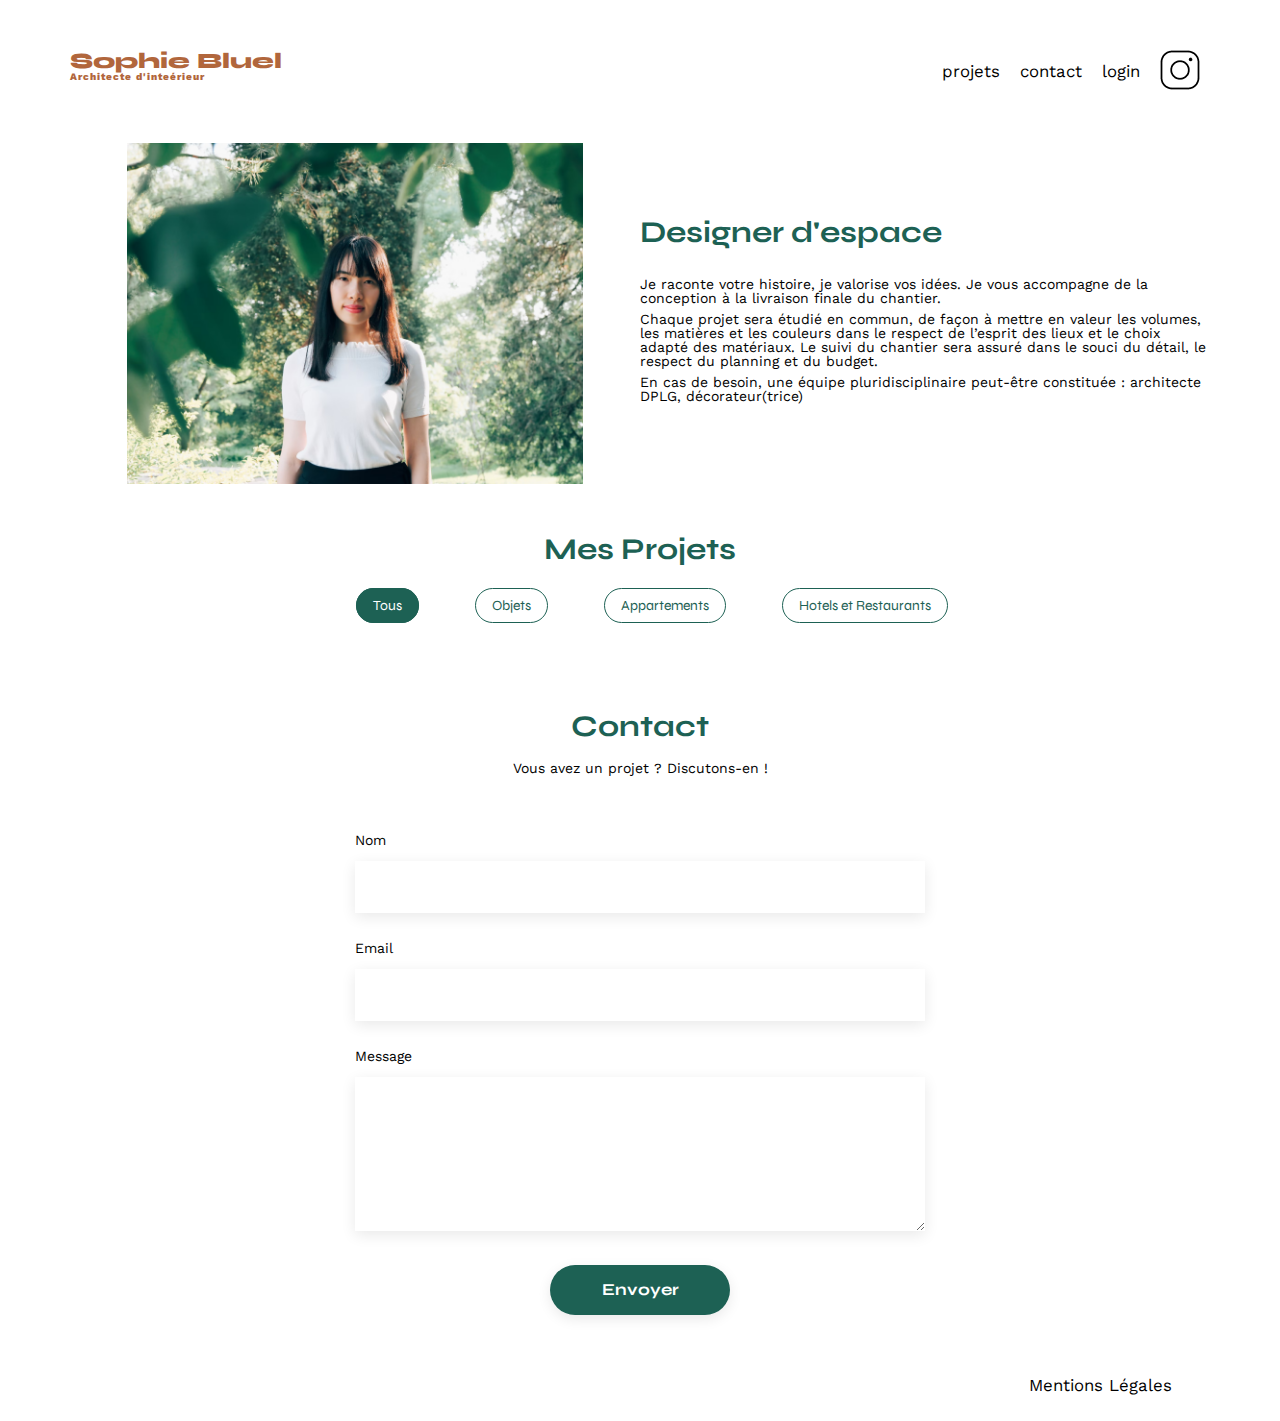
<file: FrontEnd/index.html>
<!DOCTYPE html>
<html lang="fr">
<head>
	<meta charset="UTF-8">
	<title>Sophie Bluel - Architecte d'intérieur</title>
	<meta name="viewport" content="width=device-width, initial-scale=1.0">
	<link rel="preconnect" href="https://fonts.googleapis.com">
	<link rel="preconnect" href="https://fonts.gstatic.com" crossorigin>
	<link href="https://fonts.googleapis.com/css2?family=Syne:wght@700;800&family=Work+Sans&display=swap" rel="stylesheet">
	<meta name="description" content="">
	<link rel="stylesheet" href="./assets/style.css">
</head>
<body>

<header>
	<h1>Sophie Bluel <span>Architecte d'inteérieur</span></h1>
	<nav>
		<ul>
			<li>projets</li>
			<li>contact</li>
			<li>login</li>
			<li><img src="./assets/icons/instagram.png" alt="Instagram"></li>
		</ul>
	</nav>
</header>

<main>
	<section id="introduction">
		<figure>
			<img src="./assets/images/sophie-bluel.png" alt="">
		</figure>
		<article>
			<h2>Designer d'espace</h2>
			<p>Je raconte votre histoire, je valorise vos idées. Je vous accompagne de la conception à la livraison finale du chantier.</p>
			<p>Chaque projet sera étudié en commun, de façon à mettre en valeur les volumes, les matières et les couleurs dans le respect de l’esprit des lieux et le choix adapté des matériaux. Le suivi du chantier sera assuré dans le souci du détail, le respect du planning et du budget.</p>
			<p>En cas de besoin, une équipe pluridisciplinaire peut-être constituée : architecte DPLG, décorateur(trice)</p>
		</article>
	</section>

	<section id="portfolio">
		<h2>Mes Projets</h2>
		<div class="portfolio-FilterContainer">
			<div>
				<input type="radio" name="sort" value="all" id="all" checked>
				<label for="all" > Tous </label>
			</div>
			<div>
				<input type="radio" name="sort" value="Objets" id="objects"> 
				<label for="objects"> Objets </label>
			</div>
			<div>
				<input type="radio" name="sort" value="Appartements" id="apartments">
				<label for="apartments"> Appartements</label>
			</div>
			<div>
				<input type="radio" name="sort" value="Hotels & restaurants" id="hotelsAndRestaurants">
				<label for="hotelsAndRestaurants"> Hotels et Restaurants</label>
			</div>
		</div>
		<div class="gallery"></div>
	</section>

	<section id="contact">
		<h2>Contact</h2>
		<p>Vous avez un projet ? Discutons-en !</p>
		<form action="#" method="post">
			<label for="name">Nom</label>
			<input type="text" name="name" id="name">
			<label for="email">Email</label>
			<input type="email" name="email" id="email">
			<label for="message">Message</label>
			<textarea name="message" id="message" cols="30" rows="10"></textarea>
			<input type="submit" value="Envoyer">
		</form>
	</section>
</main>

<footer>
	<nav>
		<ul>
			<li>Mentions Légales</li>
		</ul>
	</nav>
</footer>
<script src="assets/scripts/homepageScript.js"></script>
</body>
</html>
</file>
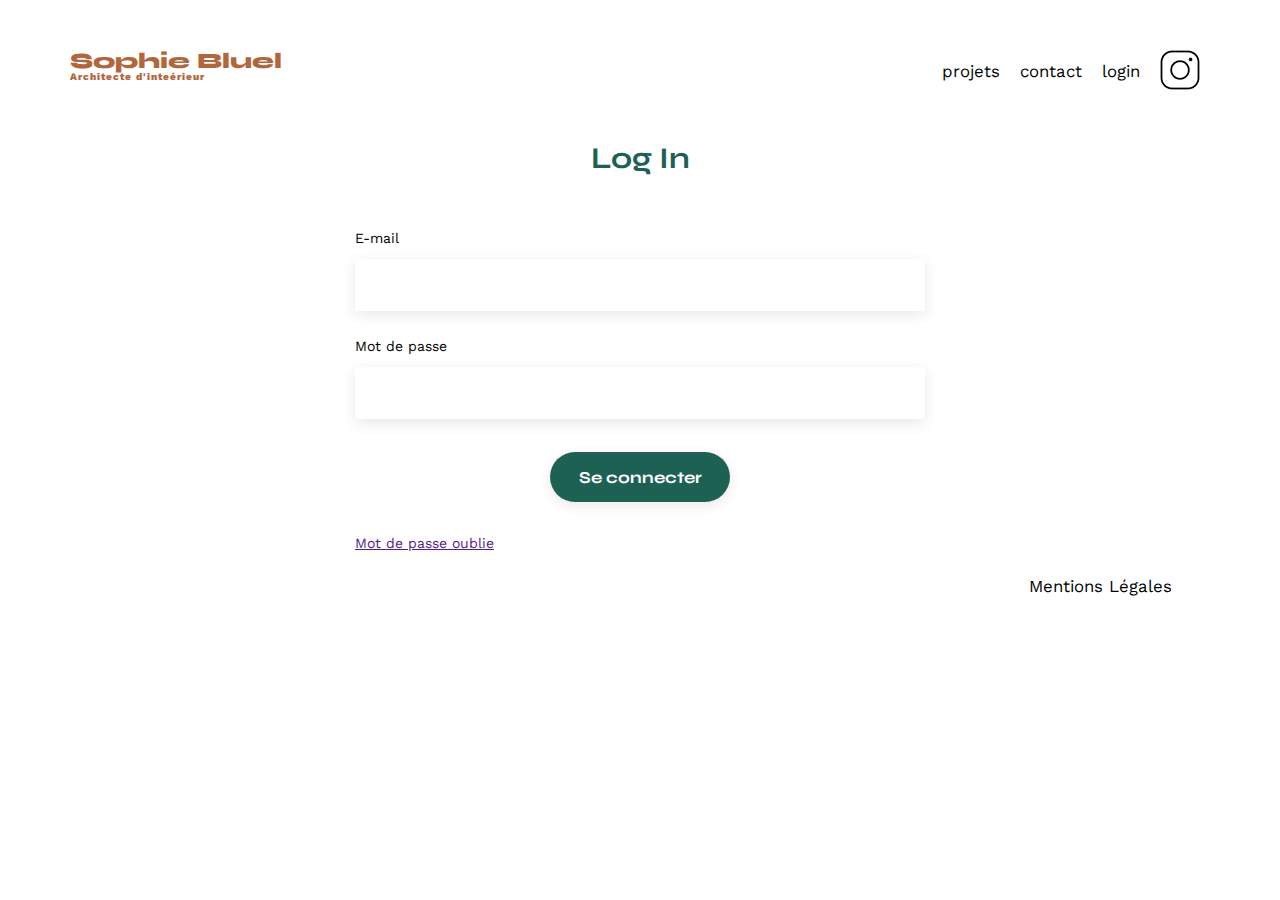
<file: FrontEnd/login.html>
<!DOCTYPE html>
<html lang="fr">
<head>
	<meta charset="UTF-8">
	<title>Sophie Bluel - Architecte d'intérieur</title>
	<meta name="viewport" content="width=device-width, initial-scale=1.0">
	<link rel="preconnect" href="https://fonts.googleapis.com">
	<link rel="preconnect" href="https://fonts.gstatic.com" crossorigin>
	<link href="https://fonts.googleapis.com/css2?family=Syne:wght@700;800&family=Work+Sans&display=swap" rel="stylesheet">
	<meta name="description" content="">
	<link rel="stylesheet" href="./assets/style.css">
</head>
    <body>
        <header>
            <h1>Sophie Bluel <span>Architecte d'inteérieur</span></h1>
            <nav>
                <ul>
                    <li>projets</li>
                    <li>contact</li>
                    <li>login</li>
                    <li><img src="./assets/icons/instagram.png" alt="Instagram"></li>
                </ul>
            </nav>
        </header>
        <div class="container-LogIn" >
            <h2> Log In </h2>
            <div class="container-LogIn--Form">
                <label>E-mail</label>
                <input type="text" id="eMail-Input">
                <label>Mot de passe</label>
                <input type="password" id="password-Input">
                <input type="submit" value="Se connecter" id="logInSubmitButton">
            </div>
            <a href="">Mot de passe oublie</a>
        </div>
        <footer>
            <nav>
                <ul>
                    <li>Mentions Légales</li>
                </ul>
            </nav>
        </footer>
        <script src="assets/scripts/loginScript.js"></script>
    </body>
</html>
</file>
<file: FrontEnd/assets/style.css>
/* http://meyerweb.com/eric/tools/css/reset/
   v2.0 | 20110126
   License: none (public domain)
*/

html, body, div, span, applet, object, iframe,
h1, h2, h3, h4, h5, h6, p, blockquote, pre,
a, abbr, acronym, address, big, cite, code,
del, dfn, em, img, ins, kbd, q, s, samp,
small, strike, strong, sub, sup, tt, var,
b, u, i, center,
dl, dt, dd, ol, ul, li,
fieldset, form, label, legend,
table, caption, tbody, tfoot, thead, tr, th, td,
article, aside, canvas, details, embed,
figure, figcaption, footer, header, hgroup,
menu, nav, output, ruby, section, summary,
time, mark, audio, video {
	margin: 0;
	padding: 0;
	border: 0;
	font-size: 100%;
	font: inherit;
	vertical-align: baseline;
}
/* HTML5 display-role reset for older browsers */
article, aside, details, figcaption, figure,
footer, header, hgroup, menu, nav, section {
	display: block;
}
body {
	line-height: 1;
}
ol, ul {
	list-style: none;
}
blockquote, q {
	quotes: none;
}
blockquote:before, blockquote:after,
q:before, q:after {
	content: '';
	content: none;
}
table {
	border-collapse: collapse;
	border-spacing: 0;
}
/** end reset css**/
body {
	max-width: 1140px;
	margin:auto;
	font-family: 'Work Sans' ;
	font-size: 14px;
}
header {
	display: flex;
	justify-content: space-between;
	margin: 50px 0
}
section {
	margin: 50px 0
}

h1{
	display: flex;
	flex-direction: column;
	font-family: 'Syne';
	font-size: 22px;
	font-weight: 800;
	color: #B1663C
}

h1 > span {
	font-family: 'Work Sans';
	font-size:10px;
	letter-spacing: 0.1em;
;
}

h2{
	font-family: 'Syne';
	font-weight: 700;
	font-size: 30px;
	color: #1D6154
}
nav ul {
	display: flex;
	align-items: center;
	list-style-type: none;

}
nav li {
	padding: 0 10px;
	font-size: 1.2em;
}

li:hover {
	color: #B1663C;
}
#introduction {
	display: flex;
	align-items: center;
}
#introduction figure {
	flex: 1
}
#introduction img {
	display: block;
	margin: auto;
	width: 80%;
}

#introduction article {
	flex: 1
}
#introduction h2 {
	margin-bottom: 1em;
}

#introduction p {
	margin-bottom: 0.5em;
}
#portfolio h2 {
	text-align: center;
	margin-bottom: 1em;
}
.gallery {
	width: 100%;
	display: grid;
	grid-template-columns: 1fr 1fr 1fr;
	grid-column-gap: 20px;
	grid-row-gap: 20px;
}

.gallery img {
	width: 100%;

}
#contact, .container-LogIn{
	width: 50%;
	margin: auto;
}
#contact > *, .container-LogIn > * {
	text-align: center;

}
#contact h2{
	margin-bottom: 20px;
}
#contact form, .container-LogIn--Form {
	text-align: left;
	margin-top:30px;
	display: flex;
	flex-direction: column;
}

#contact input, .container-LogIn--Form input, .container-Upload--WorkDetails input {
	height: 50px;
	font-size: 1.2em;
	border: none;
	box-shadow: 0px 4px 14px rgba(0, 0, 0, 0.09);
}
#contact label, .container-LogIn--Form label, .container-Upload--WorkDetails label {
	margin: 2em 0 1em 0;
}
#contact textarea {
	border: none;
	box-shadow: 0px 4px 14px rgba(0, 0, 0, 0.09);
}

input[type="submit"]{
	font-family: 'Syne';
	font-weight: 700;
	color: white;
	background-color: #1D6154;
	margin : 2em auto ;
	width: 180px;
	text-align: center;
	border-radius: 60px ;
}

footer nav ul {
	display: flex;
	justify-content: flex-end;
	margin: 2em
}

/*RADIO FILTER*/
.portfolio-FilterContainer{
	display: flex;
	justify-content: center;
	column-gap: 2rem;
	padding-bottom: 3rem;
	font-family: Syne;
	color: #1D6154;
}
input[type="radio"]{
	visibility: hidden;
}
input[type="radio"] + label {
	padding: 0.5rem 1rem;
	border: 1px solid #1D6154;
	border-radius: 2rem;
}
input[type="radio"]:checked + label{
	background-color: #1D6154;
	color: white;
}
/**/
/*EDIT*/
i {
	cursor: pointer;
	font-size: 10px;
	color: black;
}
.publishChangesContainer{
	display: flex;
	justify-content: center;
	align-items: center;
	position:absolute;
	background-color: black;
	column-gap: 2rem;
	height: 40px;
	width: 100%;
	left: 0;
	top: 0;
}
.publishChangesDetails{
	color: white;
}
#publishChangesBtn{
	background-color: white;
	border-radius: 2rem;
	padding: 8px;
	font-weight: 700;
	cursor: pointer;
}
/**/
/*MODAL*/
#modals{
	display: none;
	position: absolute;
	left: 0;
	top: 0;
	width: 80%; 
	height: 280vh;
	padding: 25% 10%;
	background-color: rgba(0,0,0,0.4);
	flex-direction: column;
}
#modalDeleteWork, #modalAddWork{
	display: none;
	border-radius: 1rem;
	background-color: #fefefe;
	margin: auto;
	padding: 20px;
	border: 1px solid #888;
	width: 50%;
	flex-direction: column;
}
h3{
	font-size: 30px;
	padding-bottom: 1rem;
	text-align: center;
}
hr{
	background-color: black;
	height: 0.5px;
	width: 80%;
}
#addPictureBtn{
	padding: 0.7rem;
	border: 0;
}
#deleteAllWorksBtn{
	align-self: center;
	color: red;
	margin-bottom: 1rem;
}
.modalGallery{
	padding: 2rem 0;
	width: 80%;
	align-self: center;
	display: grid;
	grid-template-columns: 1fr 1fr 1fr 1fr 1fr;
	grid-column-gap: 10px;
	grid-row-gap: 10px;
	justify-items: stretch;
}
.modalGallery > figure {
	position: relative;
	overflow: hidden;
	max-height: 10rem;
}
.modalGallery img {
	height: 8rem;
	display: block;
}
.fa-trash-can {
	background-color: black;
	color: white;
	padding: 3px 5px;
	border-radius: 3px;
	position: absolute;
	right:20px;
	top: 5px;
}
input[type="checkbox"]{
	position: absolute;
	opacity: 0;
	right:20px;
	top: 5px;
	z-index: 25;
}

.exitButton{
	font-size: 40px;
	align-self: flex-end;
}
	/*ADD WORK MODAL*/
	.addWorkNav{
		display: flex;
		justify-content: space-between;
		align-items: center;
	}
	.uploadWorkContainer{
		display: flex;
		flex-direction: column;
		justify-content: center;
		align-items: center;
	}
	.uploadImageContainer{
		background-color: #E8F1F6;
		display: flex;
		flex-direction: column;
		align-items: center;
		width: 80%;
	}
	#uploadimagePreviewContainer img{
		max-width: 100%;
   		 max-height: 100%;
	}
	#uploadimagePreviewContainer{
		width: 30rem;
	}
	#uploadImageDetailsContainer{
		display: flex;
		flex-direction: column;
		align-items: center;
	}
	#uploadImageDetailsContainer i {
		font-size: 90px;
		padding: 1.5rem 0;
		color: #B9C5CC;
	}
	#uploadImageDetailsContainer span {
		font-size: 13px;
		color: #444444;
		padding-bottom: 2rem;
	}
	#uploadImageDetailsContainer img {
		object-fit:scale-down;
		width: 50%;
		display: flex;
		justify-self: center;
	}
	#imageUploadArea{
		display: none;
	}
	#imageUploadBtn{
		font-family: 'Syne';
		font-weight: 700;
		color: white;
		background-color: rgba(0, 0, 0, 0.2);
		text-align: center;
		border-radius: 60px ;
		padding: 1rem 2rem;
		color: #306685;
		margin: 0.5rem 0;;
	}
	.container-Upload--WorkDetails{
		display: flex;
		flex-direction: column;
		align-items: center;
		width: 100%;
	}
	.container-Upload--WorkDetails input, .container-Upload--WorkDetails select {
		width: 80%;
	}
	.container-Upload--WorkDetails select{
		height: 50px;
		font-size: 1.2em;
		border: none;
		box-shadow: 0px 4px 14px rgba(0, 0, 0, 0.09);
		background-color: white;
	}
	
	/**/
/**/
</file>
